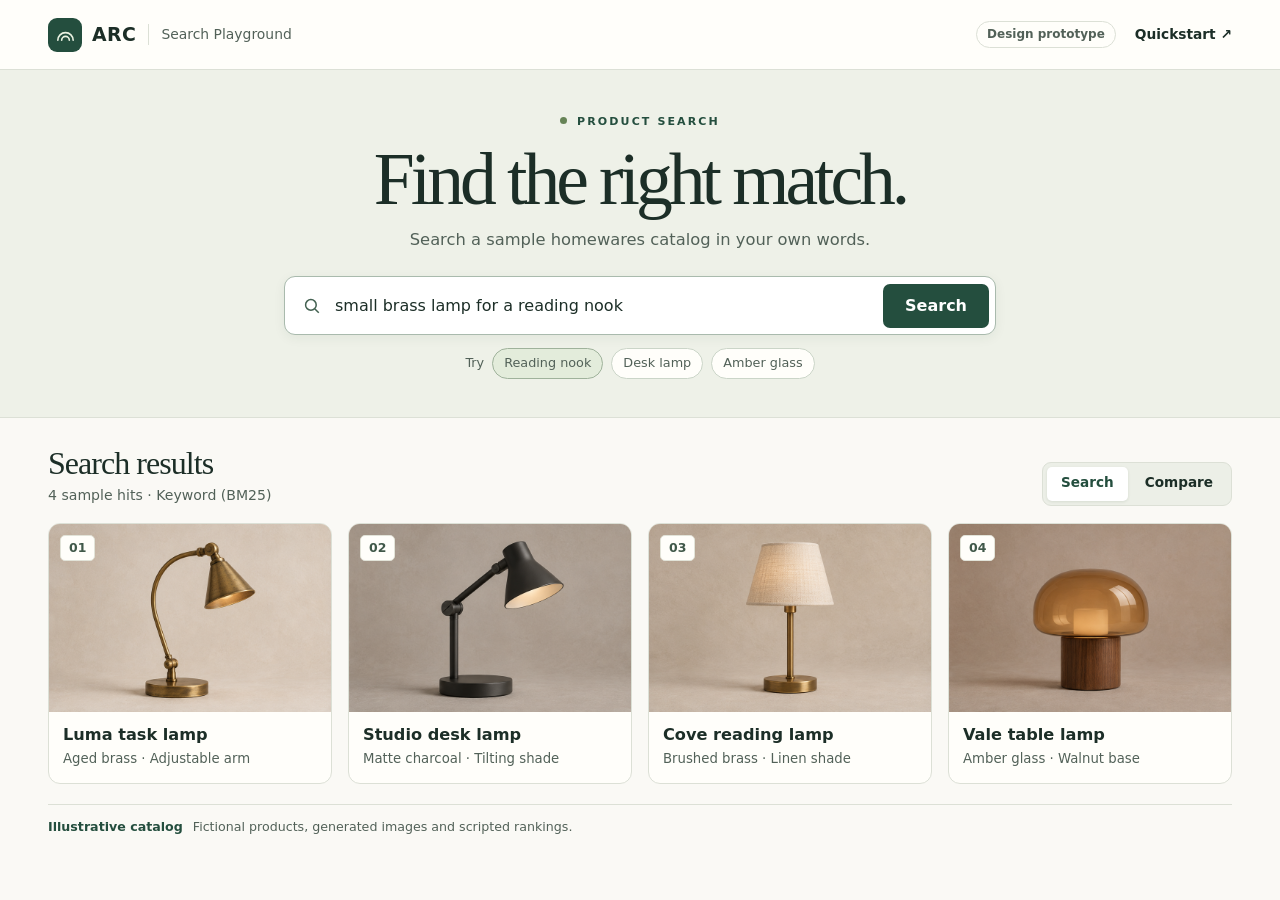
<file: docs/design/showcase-v2/index.html>
<!doctype html>
<html lang="en">
<head>
  <meta charset="utf-8">
  <meta name="viewport" content="width=device-width, initial-scale=1">
  <meta name="color-scheme" content="light">
  <title>ARC Search Playground · Design prototype</title>
  <link rel="stylesheet" href="prototype.css">
  <script src="prototype.js" defer></script>
</head>
<body>
  <header class="masthead">
    <div class="wrap bar">
      <a class="brand" href="./index.html" aria-label="ARC Search Playground home">
        <span class="mark" aria-hidden="true"><svg viewBox="0 0 24 24" fill="none"><path d="M4 18a8 8 0 0 1 16 0M8 18a4 4 0 0 1 8 0" stroke="currentColor" stroke-width="1.7" stroke-linecap="round"/></svg></span>
        <strong>ARC</strong><span class="brand-label">Search Playground</span>
      </a>
      <div class="bar-right"><span class="badge">Design prototype</span><a href="../../QUICKSTART.md">Quickstart <span aria-hidden="true">↗</span></a></div>
    </div>
  </header>
  <main>
    <section class="intro" aria-labelledby="page-title">
      <div class="wrap intro-inner">
        <p class="kicker"><span aria-hidden="true"></span> PRODUCT SEARCH</p>
        <h1 id="page-title">Find the right match.</h1>
        <p class="lead">Search a sample homewares catalog in your own words.</p>
        <form id="search-form" class="searchbox" role="search">
          <label for="query" class="sr-only">Search the sample catalog</label>
          <svg aria-hidden="true" viewBox="0 0 24 24" fill="none"><circle cx="10.8" cy="10.8" r="5.8"/><path d="m15.2 15.2 4.2 4.2"/></svg>
          <input id="query" type="search" placeholder="Describe what you’re looking for" required maxlength="160" autocomplete="off">
          <button type="submit">Search</button>
        </form>
        <div class="examples" aria-label="Example searches">
          <span>Try</span>
          <button type="button" data-query="small brass lamp for a reading nook">Reading nook</button>
          <button type="button" data-query="adjustable desk lamp">Desk lamp</button>
          <button type="button" data-query="amber glass lamp">Amber glass</button>
        </div>
      </div>
    </section>
    <section class="wrap results" aria-labelledby="results-title">
      <div class="result-bar">
        <div>
          <h2 id="results-title">Search results</h2>
          <p class="result-meta" id="result-meta" role="status"></p>
        </div>
        <nav class="view-switch" aria-label="Result view">
          <a id="search-view" href="./index.html">Search</a>
          <a id="compare-view" href="?view=compare">Compare</a>
        </nav>
      </div>
      <div id="catalog"></div>
      <details id="diagnostics" class="diagnostics" hidden>
        <summary>Retrieval details</summary>
        <p>The example shows rank changes by product ID. In a connected Playground this panel would display the stage timings, snapshot and trace ID returned by ARC.</p>
        <p>Hybrid requires an embedding model and matching dense index. The current zero-configuration CPU demo uses Keyword (BM25) only.</p>
      </details>
      <footer class="notice">
        <strong>Illustrative catalog</strong>
        <span>Fictional products, generated images and scripted rankings.</span>
      </footer>
    </section>
  </main>
</body>
</html>
</file>
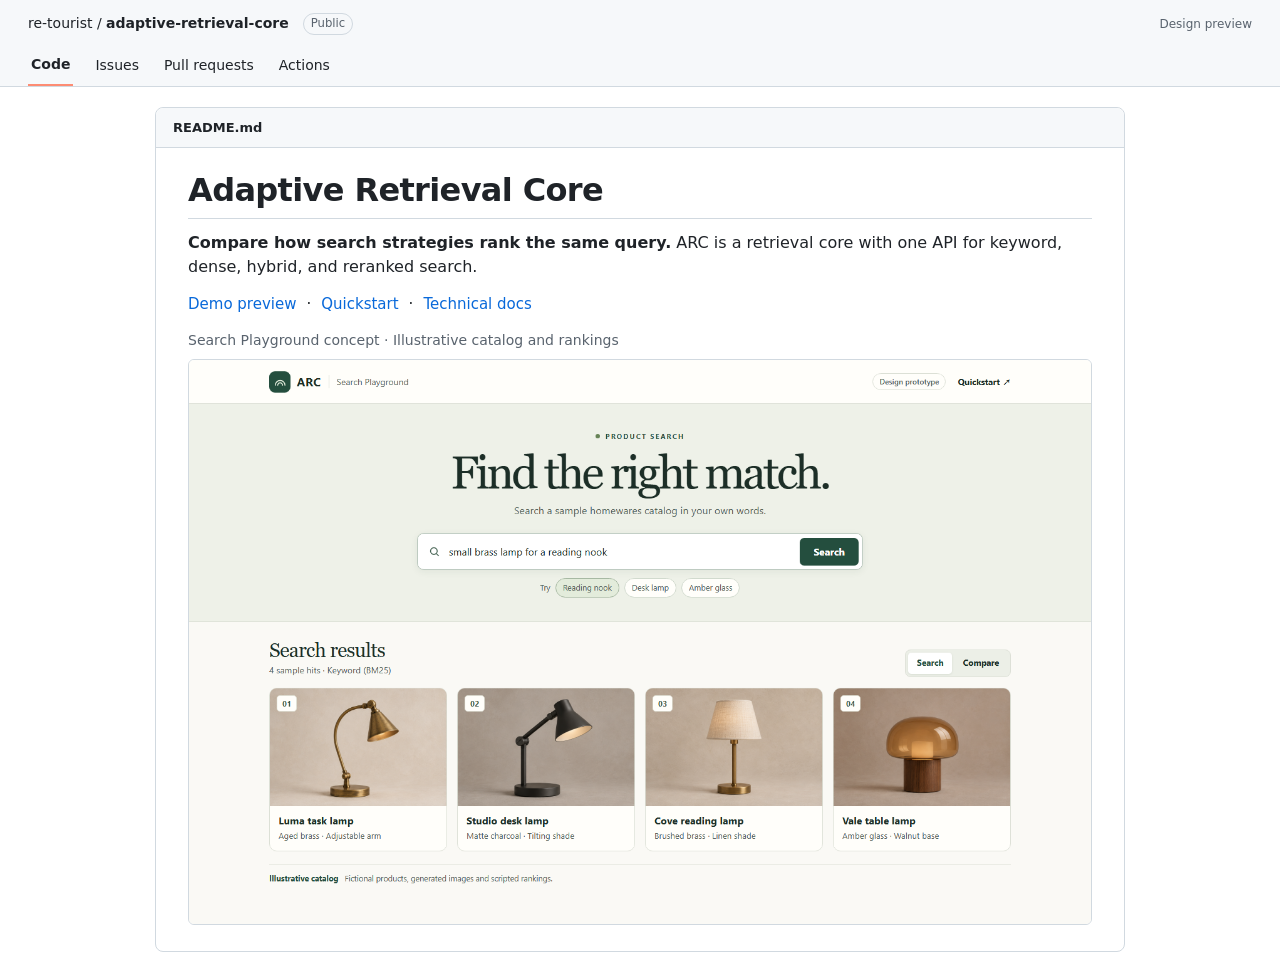
<file: docs/design/showcase-v2/readme-hero.html>
<!doctype html>
<html lang="en">
<head>
  <meta charset="utf-8">
  <meta name="viewport" content="width=device-width, initial-scale=1">
  <title>ARC README hero · Design preview</title>
  <style>
    * { box-sizing: border-box; }
    body { margin: 0; background: #fff; color: #1f2328; font: 16px/1.5 "Segoe UI", system-ui, sans-serif; }
    a { color: #0969da; text-decoration: none; }
    a:hover { text-decoration: underline; }
    header { background: #f6f8fa; border-bottom: 1px solid #d1d9e0; }
    .repo, .tabs { display: flex; flex-wrap: wrap; align-items: center; gap: 9px 14px; padding: 13px 28px; font-size: 14px; }
    .repo strong { font-weight: 650; }
    .repo small { color: #59636e; border: 1px solid #d1d9e0; border-radius: 20px; padding: 1px 7px; }
    .tabs { gap: 19px; padding-block: 0; }
    .tabs span { padding: 6px 3px 9px; }
    .tabs span:first-child { border-bottom: 2px solid #fd8c73; font-weight: 650; }
    .preview { margin-left: auto; color: #59636e; font-size: 12px; }
    article { max-width: 970px; margin: 20px auto; border: 1px solid #d1d9e0; border-radius: 8px; }
    .file { padding: 10px 17px; border-bottom: 1px solid #d1d9e0; background: #f6f8fa; border-radius: 8px 8px 0 0; font-size: 13px; font-weight: 650; }
    .markdown { padding: 23px 32px 26px; }
    h1 { margin: 0 0 12px; padding-bottom: .24em; border-bottom: 1px solid #d1d9e0; font-size: 2rem; line-height: 1.24; font-weight: 650; letter-spacing: -.02em; }
    p { margin: 0 0 14px; }
    .links { display: flex; flex-wrap: wrap; column-gap: 10px; margin-bottom: 14px; font-size: 15px; }
    figure { margin: 0; }
    figcaption { margin-bottom: 8px; font-size: 14px; color: #59636e; }
    figure a { display: block; }
    figure img { display: block; width: 100%; height: auto; border: 1px solid #d1d9e0; border-radius: 6px; }
    @media (max-width: 1080px) { article { margin-inline: 18px; } }
    @media (max-width: 550px) {
      .repo, .tabs { padding-inline: 15px; }
      .preview { margin-left: 0; }
      article { margin: 13px 10px; }
      .markdown { padding: 17px; }
      h1 { font-size: 1.6rem; }
    }
  </style>
</head>
<body>
  <header>
    <div class="repo"><span>re-tourist / <strong>adaptive-retrieval-core</strong></span><small>Public</small><span class="preview">Design preview</span></div>
    <div class="tabs" aria-label="Repository navigation preview"><span>Code</span><span>Issues</span><span>Pull requests</span><span>Actions</span></div>
  </header>
  <main>
    <article aria-labelledby="project-title">
      <div class="file">README.md</div>
      <div class="markdown">
        <h1 id="project-title">Adaptive Retrieval Core</h1>
        <p><strong>Compare how search strategies rank the same query.</strong> ARC is a retrieval core with one API for keyword, dense, hybrid, and reranked search.</p>
        <nav class="links" aria-label="Project links"><a href="index.html">Demo preview</a><span aria-hidden="true">·</span><a href="../../QUICKSTART.md">Quickstart</a><span aria-hidden="true">·</span><a href="../../ENGINEERING.md">Technical docs</a></nav>
        <figure>
          <figcaption>Search Playground concept · Illustrative catalog and rankings</figcaption>
          <a href="index.html"><img src="search-home.png" alt="ARC’s product search concept with a natural-language query and four illustrated lamp results"></a>
        </figure>
      </div>
    </article>
  </main>
</body>
</html>
</file>
<file: docs/design/showcase-v2/prototype.css>
:root {
  font: 16px/1.45 "Segoe UI", system-ui, sans-serif;
  color-scheme: light;
  --paper: #faf9f5;
  --white: #fffefa;
  --ink: #1c2e27;
  --muted: #526158;
  --line: #dce0d6;
  --forest: #244e3e;
  --sage: #e3ecdb;
  --serif: Georgia, "Times New Roman", serif;
  color: var(--ink);
  background: var(--paper);
}
*, *::before, *::after { box-sizing: border-box; }
[hidden] { display: none !important; }
body, h1, h2, h3, p { margin: 0; }
a { color: inherit; text-decoration: none; }
button, input { font: inherit; color: inherit; }
button { cursor: pointer; }
:focus-visible { outline: 3px solid #3d7965; outline-offset: 3px; }
.sr-only { position: absolute; width: 1px; height: 1px; padding: 0; overflow: hidden; clip-path: inset(50%); white-space: nowrap; }
.wrap { width: min(1184px, 100% - 72px); margin-inline: auto; }
.masthead { background: var(--white); border-bottom: 1px solid var(--line); }
.bar, .brand, .bar-right { display: flex; align-items: center; }
.bar { min-height: 69px; justify-content: space-between; gap: 12px; }
.brand { gap: 10px; white-space: nowrap; }
.brand strong { font-size: 1.18rem; font-weight: 750; letter-spacing: .025em; }
.mark { display: inline-grid; place-items: center; width: 34px; height: 34px; border-radius: 9px; color: #e9f1e1; background: var(--forest); flex: none; }
.mark svg { width: 23px; height: 23px; }
.brand-label { border-left: 1px solid var(--line); padding-left: 12px; margin-left: 2px; color: var(--muted); font-size: .87rem; }
.bar-right { gap: 19px; font-size: .86rem; font-weight: 650; white-space: nowrap; }
.bar-right a:hover { text-decoration: underline; }
.badge { border: 1px solid var(--line); border-radius: 20px; padding: 4px 10px; color: var(--muted); font-size: .75rem; font-weight: 600; }
.intro { text-align: center; background: #eef1e8; border-bottom: 1px solid var(--line); }
.intro-inner { padding-block: 44px 38px; }
.kicker { font-size: .69rem; font-weight: 750; letter-spacing: .19em; color: var(--forest); }
.kicker span { display: inline-block; background: #668356; width: 7px; height: 7px; border-radius: 50%; margin: 0 4px 1px 0; }
.intro h1 { font: 400 clamp(2.5rem, 6vw, 4.6rem)/1.08 var(--serif); letter-spacing: -.055em; margin-top: 10px; text-wrap: balance; }
.lead { color: var(--muted); margin-top: 9px; font-size: 1.02rem; }
.searchbox { width: min(100%, 712px); margin: 24px auto 0; display: flex; align-items: center; gap: 12px; padding: 6px 6px 6px 16px; min-height: 59px; border: 1px solid #a9baad; border-radius: 11px; background: #fff; box-shadow: 0 3px 12px #263e2910; }
.searchbox:focus-within { border-color: var(--forest); }
.searchbox svg { width: 22px; height: 22px; stroke: #436151; stroke-width: 1.65; flex: none; }
.searchbox input { width: 100%; min-width: 0; padding: 0; border: 0; background: none; font-size: 1rem; }
.searchbox input:focus { outline: none; }
.searchbox button { min-height: 44px; border: 0; border-radius: 7px; padding-inline: 22px; background: var(--forest); color: white; font-weight: 650; }
.searchbox button:hover { background: #183b2e; }
.examples { display: flex; flex-wrap: wrap; align-items: center; justify-content: center; gap: 8px; margin-top: 13px; color: var(--muted); font-size: .8rem; }
.examples button { border: 1px solid #cbd5c8; border-radius: 20px; background: var(--white); padding: 5px 11px; min-height: 30px; }
.examples button:hover, .examples button[aria-pressed="true"] { background: var(--sage); border-color: #9fb29b; }
.results { padding-block: 27px 28px; }
.result-bar { display: flex; justify-content: space-between; align-items: end; gap: 14px; margin-bottom: 17px; }
.result-bar h2 { font: 400 2rem/1.15 var(--serif); letter-spacing: -.03em; }
.result-meta { color: var(--muted); font-size: .88rem; margin-top: 4px; }
.view-switch { display: flex; gap: 3px; padding: 4px; border: 1px solid var(--line); border-radius: 9px; background: #ecefe7; flex: none; }
.view-switch a { padding: 6px 14px; border-radius: 5px; font-weight: 650; font-size: .85rem; min-height: 34px; }
.view-switch a[aria-current] { color: var(--forest); background: #fff; box-shadow: 0 1px 3px #263e291b; }
.view-switch a:not([aria-current]):hover { background: #e0e7d9; }
.product-grid { display: grid; grid-template-columns: repeat(4, minmax(0, 1fr)); gap: 16px; list-style: none; margin: 0; padding: 0; }
.product { overflow: hidden; position: relative; background: var(--white); border: 1px solid var(--line); border-radius: 12px; }
.photo { display: block; aspect-ratio: 3/2; background-color: #e4d8c7; background-image: url("assets/lamp-sheet.png"); background-repeat: no-repeat; background-size: 200% 200%; }
.photo-luma { background-position: left top; }
.photo-studio { background-position: right top; }
.photo-cove { background-position: left bottom; }
.photo-vale { background-position: right bottom; }
.card-rank, .row-rank { font: 650 .78rem/1 "Segoe UI", system-ui, sans-serif; font-variant-numeric: tabular-nums; color: #405849; }
.card-rank { position: absolute; top: 11px; left: 11px; padding: 6px 8px; border: 1px solid #e2e3d8; border-radius: 5px; background: #fffefa; }
.product-text { padding: 13px 14px 15px; }
.product h3, .ranked h3 { font-size: 1.01rem; font-weight: 690; line-height: 1.24; }
.product p, .ranked p { color: var(--muted); font-size: .83rem; margin-top: 4px; }
.notice { display: flex; align-items: baseline; flex-wrap: wrap; gap: 3px 10px; margin-top: 20px; padding-top: 13px; border-top: 1px solid var(--line); color: var(--muted); font-size: .79rem; }
.notice strong { color: var(--forest); font-weight: 680; }
.empty { border: 1px solid var(--line); border-radius: 10px; background: var(--white); padding: 26px; color: var(--muted); }
.is-compare .intro-inner { padding-block: 22px 23px; }
.is-compare .intro h1 { font-size: clamp(2.25rem, 5vw, 3.55rem); margin-top: 6px; }
.is-compare .searchbox { margin-top: 15px; min-height: 51px; }
.is-compare .searchbox button { min-height: 38px; }
.is-compare .examples { margin-top: 9px; }
.is-compare .results { padding-top: 21px; }
.is-compare .result-bar { margin-bottom: 11px; }
.compare-labels, .rank-pair { display: grid; grid-template-columns: repeat(2, minmax(0, 1fr)); gap: 14px; }
.compare-labels { margin-bottom: 7px; }
.compare-labels > div { background: #eef0e9; padding: 9px 14px; border-radius: 8px; }
.compare-labels > div:last-child { background: var(--sage); }
.compare-labels h3 { font-weight: 700; font-size: 1.05rem; line-height: 1.2; }
.compare-labels h3 span { font-size: .73rem; font-weight: 600; margin-left: 5px; color: var(--forest); }
.compare-labels p { font-size: .8rem; color: var(--muted); margin-top: 3px; }
.rank-pair + .rank-pair { margin-top: 6px; }
.ranked { display: grid; grid-template-columns: 23px 70px minmax(0, 1fr) auto; align-items: center; gap: 10px; min-height: 63px; padding: 6px 12px; border: 1px solid var(--line); border-radius: 8px; background: var(--white); }
.ranked .photo { width: 70px; border-radius: 5px; }
.ranked-copy { min-width: 0; }
.ranked.absent { display: flex; color: var(--muted); font-size: .83rem; }
.delta { padding: 4px 8px; border-radius: 20px; background: #eef0ea; color: #46554c; font-size: .76rem; font-weight: 700; white-space: nowrap; }
.delta.rise { background: #e0ecdb; color: #244e3e; }
.delta.stable { color: var(--muted); }
.diagnostics { margin-top: 12px; border: 1px solid var(--line); border-radius: 8px; background: var(--white); padding: 7px 12px; font-size: .85rem; }
.diagnostics summary { cursor: pointer; color: var(--forest); font-weight: 650; padding-block: 4px; }
.diagnostics p { margin: 6px 0; max-width: 78ch; color: var(--muted); }
.is-compare .notice { margin-top: 12px; padding-top: 8px; }
@media (max-width: 820px) {
  .wrap { width: calc(100% - 36px); }
  .product-grid { grid-template-columns: repeat(2, minmax(0, 1fr)); }
}
@media (max-width: 550px) {
  .bar { min-height: 58px; }
  .brand-label { display: none; }
  .bar-right { gap: 9px; font-size: .8rem; }
  .badge { padding-inline: 7px; }
  .intro-inner { padding-block: 24px 22px; }
  .lead { font-size: .91rem; }
  .searchbox { display: grid; grid-template-columns: 20px minmax(0, 1fr); gap: 8px; margin-top: 16px; padding: 8px 9px 8px 12px; }
  .searchbox input { min-height: 34px; }
  .searchbox button, .is-compare .searchbox button { grid-column: 1/-1; min-height: 40px; }
  .examples { gap: 5px; margin-top: 9px; }
  .examples button { padding-inline: 8px; min-height: 34px; }
  .results { padding-block: 18px; }
  .result-bar { align-items: start; gap: 8px; }
  .result-bar h2 { font-size: 1.65rem; }
  .result-meta { font-size: .76rem; }
  .view-switch a { padding-inline: 8px; font-size: .77rem; }
  .product-grid { gap: 10px; }
  .product-text { padding: 8px 9px 10px; }
  .product h3, .ranked h3 { font-size: .88rem; }
  .product p, .ranked p { font-size: .75rem; }
  .card-rank { top: 6px; left: 6px; padding: 4px 5px; }
  .is-compare .intro-inner { padding-block: 19px 16px; }
  .compare-labels, .rank-pair { gap: 8px; }
  .compare-labels > div { padding: 8px; }
  .compare-labels h3 span { display: block; margin: 2px 0 0; }
  .compare-labels p { font-size: .73rem; }
  .ranked { grid-template-columns: 17px minmax(0, 1fr) auto; grid-template-rows: 35px auto; align-content: start; gap: 5px; padding: 7px 8px; }
  .ranked .photo { width: 52px; }
  .ranked-copy { grid-column: 1/-1; grid-row: 2; }
  .delta { padding: 3px 5px; font-size: .7rem; }
}
</file>
